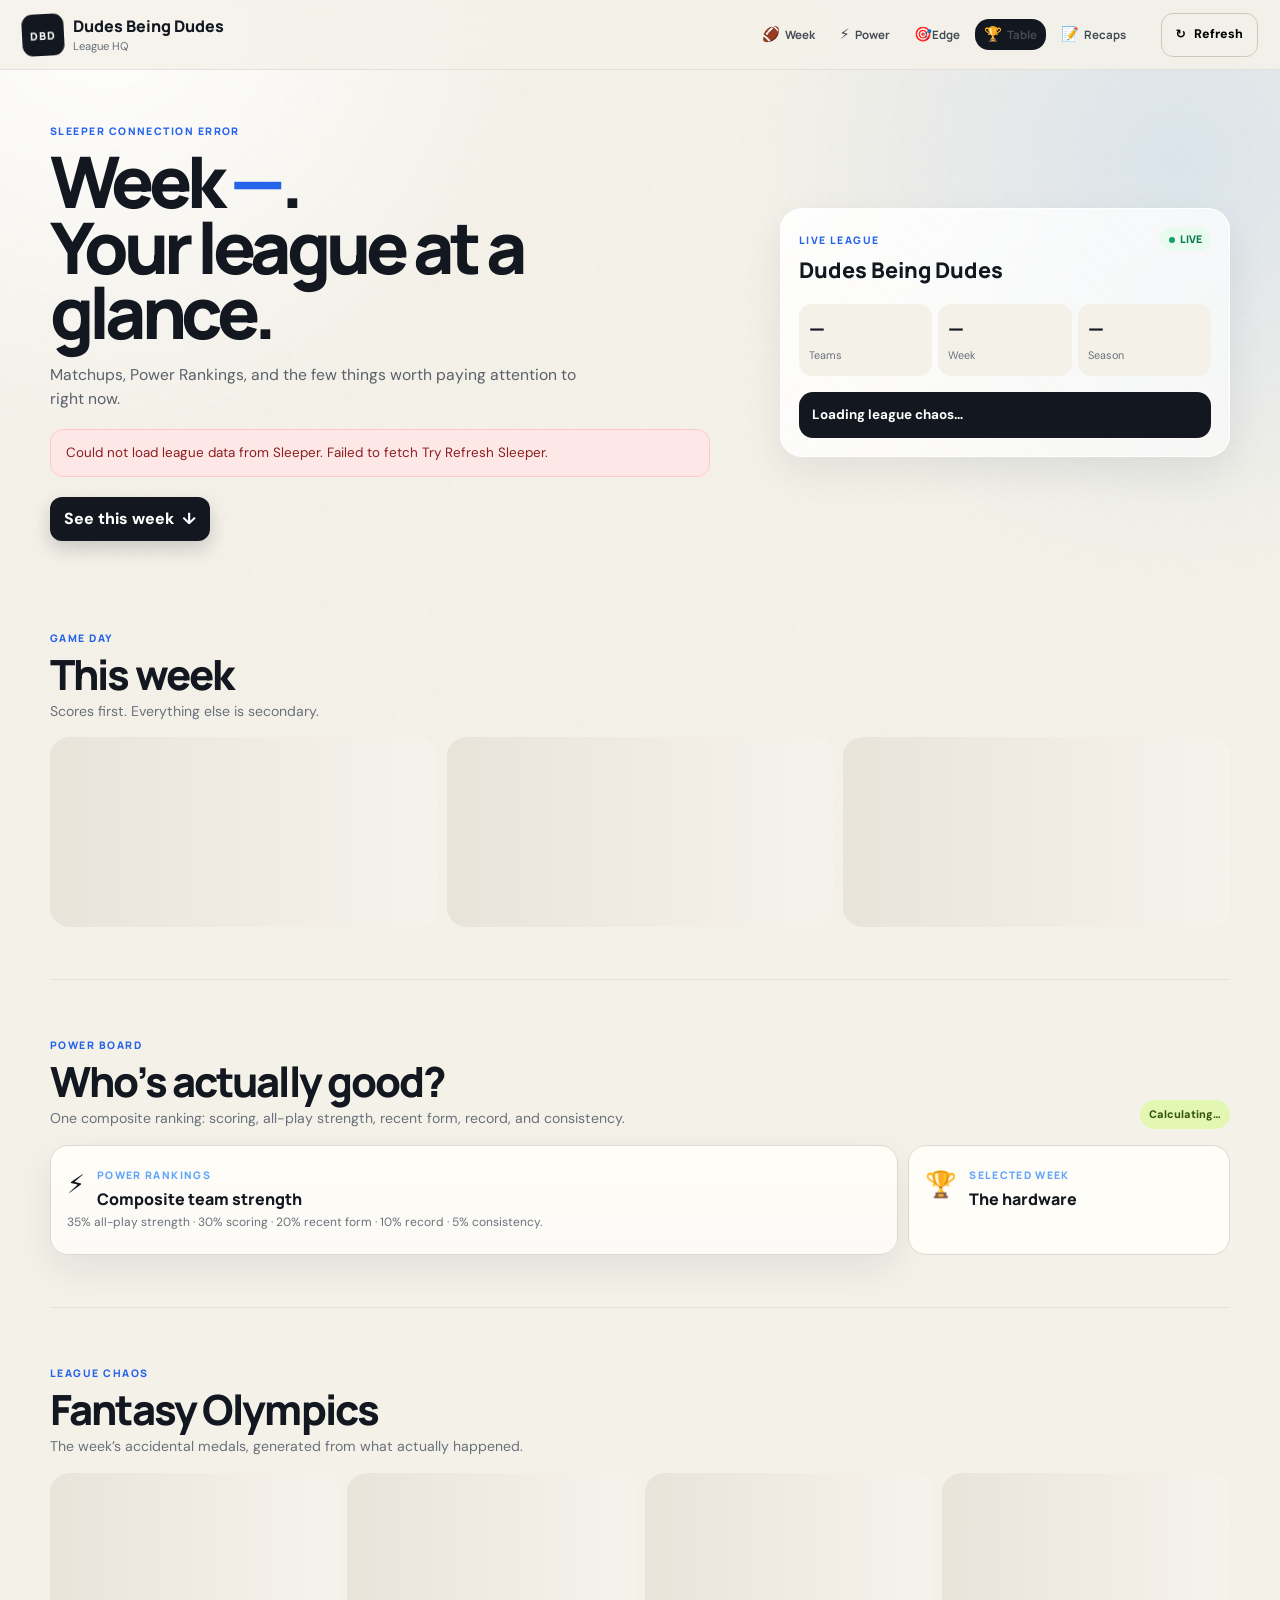
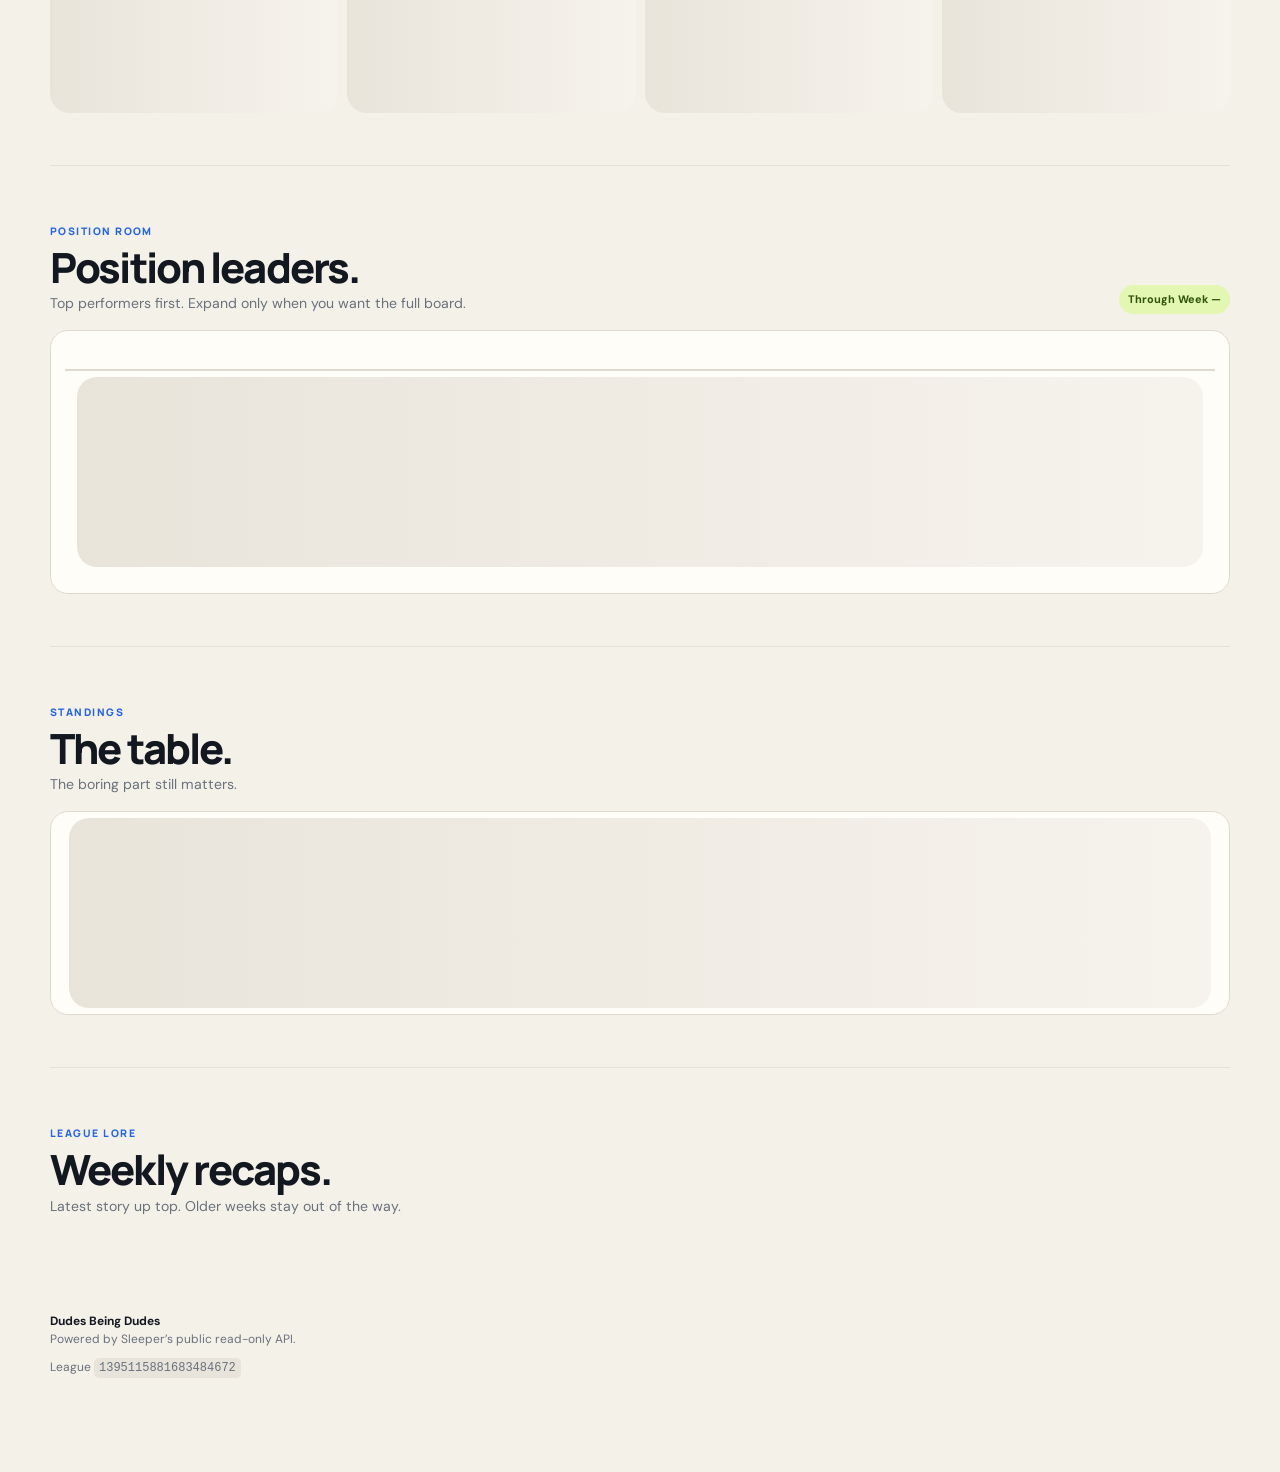
<file: index.html>
<!doctype html>
<html lang="en">
<head>
  <meta charset="utf-8" />
  <meta name="viewport" content="width=device-width, initial-scale=1, viewport-fit=cover" />
  <meta name="theme-color" content="#111827" />
  <meta name="description" content="Dudes Being Dudes — fantasy football league HQ powered by Sleeper data." />
  <title>Dudes Being Dudes</title>
  <link rel="preconnect" href="https://fonts.googleapis.com">
  <link rel="preconnect" href="https://fonts.gstatic.com" crossorigin>
  <link href="https://fonts.googleapis.com/css2?family=DM+Sans:wght@400;500;600;700&family=Manrope:wght@600;700;800&display=swap" rel="stylesheet">
  <link rel="stylesheet" href="styles.css" />
  <link rel="stylesheet" href="analytics.css" />
  <link rel="stylesheet" href="lab.css" />
  <link rel="stylesheet" href="edge.css" />
  <link rel="stylesheet" href="experience.css" />
</head>
<body>
  <div class="noise"></div>
  <div class="scroll-progress" aria-hidden="true"><i id="scrollProgress"></i></div>

  <header class="topbar">
    <a class="brand" href="#top" aria-label="Dudes Being Dudes home">
      <span class="brand-mark">DBD</span>
      <span><strong>Dudes Being Dudes</strong><small>League HQ</small></span>
    </a>
    <nav class="nav" aria-label="Primary navigation">
      <a href="#week" data-nav="week"><span>🏈</span><b>Week</b></a>
      <a href="#analytics" data-nav="analytics"><span>⚡</span><b>Power</b></a>
      <a class="commish-only" href="#edge" data-nav="edge"><span>🎯</span><b>Edge</b></a>
      <a href="#standings" data-nav="standings"><span>🏆</span><b>Table</b></a>
      <a href="#history" data-nav="history"><span>📝</span><b>Recaps</b></a>
    </nav>
    <button class="btn btn-ghost refresh-top" id="refreshBtn" type="button" aria-label="Refresh Sleeper">↻ <span>Refresh</span></button>
  </header>

  <main id="top">
    <section class="hero wrap reveal-section">
      <div class="hero-copy">
        <div class="eyebrow" id="leagueStatus">CONNECTING TO SLEEPER…</div>
        <h1>Week <span id="heroWeekLabel">—</span>.<br>Your league at a glance.</h1>
        <p id="leagueIntro">Matchups, Power Rankings, and the few things worth paying attention to right now.</p>
        <div class="hero-actions">
          <a class="btn btn-primary" href="#week">See this week <span>↓</span></a>
          <button class="btn btn-secondary commish-only" type="button" id="commissionerBtn">Build recap prompt</button>
        </div>
      </div>
      <div class="hero-card glass">
        <div class="hero-card-top">
          <div><span class="kicker">LIVE LEAGUE</span><h2 id="leagueName">Dudes Being Dudes</h2></div>
          <span class="live-dot">LIVE</span>
        </div>
        <div class="stat-strip">
          <div><strong id="teamCount">—</strong><span>Teams</span></div>
          <div><strong id="currentWeek">—</strong><span>Week</span></div>
          <div><strong id="seasonYear">—</strong><span>Season</span></div>
        </div>
        <div class="mini-callout" id="heroCallout">Loading league chaos…</div>
      </div>
    </section>

    <section class="wrap section reveal-section" id="week" data-section="week">
      <div class="section-head compact-head">
        <div><span class="kicker">GAME DAY</span><h2 id="weekTitle">This week</h2><p class="section-copy">Scores first. Everything else is secondary.</p></div>
        <div class="segmented" id="weekPicker" aria-label="Select week"></div>
      </div>
      <div class="matchup-grid" id="matchupGrid">
        <div class="skeleton tall"></div><div class="skeleton tall"></div><div class="skeleton tall"></div>
      </div>
    </section>

    <section class="wrap section reveal-section" id="analytics" data-section="analytics">
      <div class="section-head compact-head">
        <div><span class="kicker">POWER BOARD</span><h2>Who’s actually good?</h2><p class="section-copy">One composite ranking: scoring, all-play strength, recent form, record, and consistency.</p></div>
        <span class="pill" id="labThroughWeek">Calculating…</span>
      </div>
      <div class="lab-grid">
        <article class="panel lab-feature power-feature">
          <div class="panel-title"><span>⚡</span><div><small>POWER RANKINGS</small><h3>Composite team strength</h3></div></div>
          <p class="panel-explain">35% all-play strength · 30% scoring · 20% recent form · 10% record · 5% consistency.</p>
          <div id="allPlayList" class="rank-list"></div>
        </article>
        <article class="panel weekly-hardware">
          <div class="panel-title"><span>🏆</span><div><small>SELECTED WEEK</small><h3>The hardware</h3></div></div>
          <div id="awardsList" class="award-list"></div>
        </article>
      </div>
    </section>

    <section class="wrap section reveal-section" id="olympics">
      <div class="section-head compact-head">
        <div><span class="kicker">LEAGUE CHAOS</span><h2>Fantasy Olympics</h2><p class="section-copy">The week’s accidental medals, generated from what actually happened.</p></div>
      </div>
      <div class="olympics-grid" id="olympicsGrid">
        <div class="skeleton medal"></div><div class="skeleton medal"></div><div class="skeleton medal"></div><div class="skeleton medal"></div>
      </div>
    </section>

    <section class="wrap section reveal-section" id="positions">
      <div class="section-head compact-head">
        <div><span class="kicker">POSITION ROOM</span><h2>Position leaders.</h2><p class="section-copy">Top performers first. Expand only when you want the full board.</p></div>
        <span class="pill" id="positionThroughWeek">Through Week —</span>
      </div>
      <div class="position-shell panel">
        <div class="position-tabs" id="positionPicker" aria-label="Position leaderboard"></div>
        <div class="position-summary" id="positionSummary"></div>
        <div class="position-leaderboard" id="positionLeaderboard"><div class="skeleton tall"></div></div>
      </div>
    </section>

    <section class="wrap section reveal-section" id="standings" data-section="standings">
      <div class="section-head compact-head"><div><span class="kicker">STANDINGS</span><h2>The table.</h2><p class="section-copy">The boring part still matters.</p></div></div>
      <div class="standings-list panel" id="standingsList"><div class="skeleton tall"></div></div>
    </section>

    <section class="wrap section reveal-section" id="history" data-section="history">
      <div class="section-head compact-head">
        <div><span class="kicker">LEAGUE LORE</span><h2>Weekly recaps.</h2><p class="section-copy">Latest story up top. Older weeks stay out of the way.</p></div>
        <button class="btn btn-primary commish-only" id="newRecapBtn" type="button">+ New recap</button>
      </div>
      <div class="recap-grid" id="recapGrid"></div>
    </section>
  </main>

  <footer class="footer wrap"><div><strong>Dudes Being Dudes</strong><span>Powered by Sleeper’s public read-only API.</span></div><div class="footer-meta">League <code>1395115881683484672</code></div></footer>

  <dialog id="commissionerDialog" class="dialog">
    <form method="dialog" class="dialog-card" id="recapForm">
      <div class="dialog-head"><div><span class="kicker">COMMISSIONER MODE</span><h2>Weekly recap</h2></div><button class="icon-btn" value="cancel" aria-label="Close">×</button></div>
      <div class="commish-generator"><div><strong>Build a concise ChatGPT prompt</strong><span>Matchups, awards, Power Rankings, and the storylines worth mentioning.</span></div></div>
      <div class="form-grid">
        <label>Week<select id="recapWeek"></select></label>
        <label>Style<select id="recapStyle"><option value="funny">Funny / roast-heavy</option><option value="balanced">Balanced</option><option value="sportswriter">Sportswriter</option></select></label>
        <label class="full">Headline<input id="recapHeadline" placeholder="Week 4 was an absolute disaster" /></label>
        <label class="full">Opening take<textarea id="recapIntro" rows="3" placeholder="Set the scene…"></textarea></label>
        <label class="full">Full recap<textarea id="recapBody" rows="14" placeholder="Paste the finished write-up here…"></textarea></label>
      </div>
      <div class="auto-summary" id="autoSummary"></div>
      <div class="dialog-actions"><button class="btn btn-secondary" type="button" id="saveDraftBtn">Save draft</button><button class="btn btn-primary" type="button" id="publishBtn">Copy & open GitHub</button></div>
      <p class="form-note">Publishing copies the recap payload, opens a short GitHub issue, then you paste once and submit. This avoids GitHub's URL-length limit. The workflow only accepts publish requests from <strong>steviej232</strong>.</p>
    </form>
  </dialog>

  <div class="toast" id="toast" role="status" aria-live="polite"></div>
  <script src="app.js" defer></script>
  <script src="lab.js" defer></script>
  <script src="edge.js" defer></script>
  <script src="experience.js" defer></script>
</body>
</html>
</file>
<file: styles.css>
:root{
  --bg:#f4f1e9; --paper:#fffdf8; --ink:#131820; --muted:#69717b; --line:#ded9cf;
  --navy:#111827; --blue:#2563eb; --blue2:#60a5fa; --orange:#f97316; --lime:#b8ed52;
  --red:#e5484d; --green:#14865c; --gold:#e5aa17; --shadow:0 20px 50px rgba(30,34,40,.09);
  --radius:22px;
}
*{box-sizing:border-box} html{scroll-behavior:smooth} body{margin:0;background:var(--bg);color:var(--ink);font-family:"DM Sans",system-ui,sans-serif;line-height:1.5}
body:before{content:"";position:fixed;inset:0;z-index:-2;background:radial-gradient(circle at 8% 0%,#fff 0,transparent 28rem),radial-gradient(circle at 92% 18%,rgba(96,165,250,.16),transparent 26rem)}
.noise{position:fixed;inset:0;z-index:-1;pointer-events:none;opacity:.13;background-image:url("data:image/svg+xml,%3Csvg viewBox='0 0 160 160' xmlns='http://www.w3.org/2000/svg'%3E%3Cfilter id='n'%3E%3CfeTurbulence type='fractalNoise' baseFrequency='.9' numOctaves='3' stitchTiles='stitch'/%3E%3C/filter%3E%3Crect width='100%25' height='100%25' filter='url(%23n)' opacity='.16'/%3E%3C/svg%3E")}
a{color:inherit;text-decoration:none}button,input,select,textarea{font:inherit}.wrap{width:min(1180px,calc(100% - 36px));margin-inline:auto}
.topbar{position:sticky;top:0;z-index:50;height:76px;display:flex;align-items:center;gap:28px;padding:0 max(18px,calc((100vw - 1180px)/2));background:rgba(244,241,233,.91);backdrop-filter:blur(18px);border-bottom:1px solid rgba(19,24,32,.09)}
.brand{display:flex;align-items:center;gap:11px;margin-right:auto}.brand-mark{width:44px;height:44px;border-radius:13px;background:var(--ink);color:white;display:grid;place-items:center;font:800 .78rem Manrope;letter-spacing:.08em;transform:rotate(-3deg)}.brand strong{display:block;font:800 1rem Manrope}.brand small{display:block;color:var(--muted);font-size:.7rem;margin-top:1px}
.nav{display:flex;gap:20px}.nav a{font-weight:700;font-size:.88rem;color:#444b55}.nav a:hover{color:#000}
.btn{border:0;border-radius:13px;padding:11px 16px;font-weight:800;cursor:pointer;transition:.18s;display:inline-flex;align-items:center;justify-content:center;gap:8px}.btn:hover{transform:translateY(-1px)}.btn-primary{background:var(--ink);color:#fff;box-shadow:0 8px 18px rgba(19,24,32,.18)}.btn-secondary{background:var(--paper);color:var(--ink);border:1px solid var(--line)}.btn-ghost{background:transparent;border:1px solid #cfc9bd}.btn-light{background:#fff;color:#111827}.icon-btn{border:0;background:#f1eee6;width:38px;height:38px;border-radius:50%;font-size:1.5rem;cursor:pointer}
.hero{min-height:490px;display:grid;grid-template-columns:1.25fr .75fr;gap:44px;align-items:center;padding-block:68px 42px}.hero h1{font:800 clamp(3.2rem,7vw,6rem)/.93 Manrope;margin:12px 0 24px;letter-spacing:-.065em}.hero h1 span{color:var(--blue)}.hero-copy>p{font-size:1.08rem;color:#59616b;max-width:700px}.hero-actions{display:flex;gap:10px;margin-top:26px}.eyebrow,.kicker{font:800 .72rem Manrope;letter-spacing:.14em;color:var(--blue)}
.glass{background:linear-gradient(145deg,rgba(255,255,255,.9),rgba(255,255,255,.58));border:1px solid rgba(255,255,255,.95);box-shadow:var(--shadow);backdrop-filter:blur(18px)}.hero-card{padding:24px;border-radius:28px;transform:rotate(1.2deg)}.hero-card-top{display:flex;justify-content:space-between;gap:20px;align-items:start}.hero-card h2{font:800 1.8rem Manrope;margin:5px 0}.live-dot{background:#e9faef;color:#087a47;padding:5px 9px;border-radius:999px;font:800 .66rem Manrope}.live-dot:before{content:"";display:inline-block;width:6px;height:6px;background:#16a064;border-radius:50%;margin-right:5px}.stat-strip{display:grid;grid-template-columns:repeat(3,1fr);gap:8px;margin:24px 0}.stat-strip div{background:#f4f1e9;border-radius:15px;padding:14px}.stat-strip strong{display:block;font:800 1.55rem Manrope}.stat-strip span{font-size:.76rem;color:var(--muted)}.mini-callout{background:var(--ink);color:#fff;border-radius:16px;padding:16px;font-weight:700}
.section{padding-block:42px}.section-head{display:flex;justify-content:space-between;align-items:end;gap:22px;margin-bottom:20px}.section-head h2{font:800 clamp(1.8rem,4vw,3rem)/1.02 Manrope;letter-spacing:-.045em;margin:6px 0 0}.section-copy{color:var(--muted);margin:8px 0 0}.pill{background:#e3f7b3;color:#31550b;padding:7px 11px;border-radius:999px;font-weight:800;font-size:.75rem;white-space:nowrap}
.segmented{display:flex;gap:4px;flex-wrap:wrap;justify-content:flex-end}.segmented button{border:1px solid var(--line);background:var(--paper);border-radius:10px;padding:7px 9px;font-weight:800;font-size:.75rem;cursor:pointer}.segmented button.active{background:var(--ink);color:#fff;border-color:var(--ink)}
.matchup-grid{display:grid;grid-template-columns:repeat(3,1fr);gap:14px}.match-card{background:var(--paper);border:1px solid var(--line);border-radius:20px;padding:18px;box-shadow:0 10px 30px rgba(40,42,46,.05)}.match-label{display:flex;justify-content:space-between;color:var(--muted);font-size:.73rem;font-weight:700;margin-bottom:10px}.team-row{display:grid;grid-template-columns:42px 1fr auto;gap:10px;align-items:center;padding:10px 0}.team-row+.team-row{border-top:1px solid #ebe6dc}.avatar{width:42px;height:42px;border-radius:13px;background:linear-gradient(145deg,#e7e1d7,#fff);display:grid;place-items:center;font-weight:900;overflow:hidden}.avatar img{width:100%;height:100%;object-fit:cover}.team-row strong{display:block}.team-row small{color:var(--muted)}.score{font:800 1.35rem Manrope}.winner .score{color:var(--green)}.winner .avatar{outline:2px solid #8bd3b4}.delta{font-size:.72rem;color:var(--muted);margin-top:10px}
.olympics-grid{display:grid;grid-template-columns:repeat(4,1fr);gap:12px}.medal-card{position:relative;min-height:240px;border-radius:22px;padding:20px;background:var(--ink);color:#fff;overflow:hidden}.medal-card:nth-child(2){background:#2e5fd1}.medal-card:nth-child(3){background:#be5a22}.medal-card:nth-child(4){background:#315d49}.medal-card:after{content:"";position:absolute;width:150px;height:150px;border:30px solid rgba(255,255,255,.08);border-radius:50%;right:-62px;bottom:-55px}.medal-emoji{font-size:2.4rem}.medal-card small{display:block;color:rgba(255,255,255,.72);font-weight:700;margin-top:18px}.medal-card h3{font:800 1.35rem Manrope;margin:6px 0 3px}.medal-card .value{font:800 2rem Manrope}.medal-card p{font-size:.83rem;color:rgba(255,255,255,.74);margin:5px 0 0}
.lab-grid{display:grid;grid-template-columns:1fr 1fr 1fr;gap:14px}.panel{background:var(--paper);border:1px solid var(--line);border-radius:22px;padding:20px;box-shadow:0 10px 30px rgba(40,42,46,.04)}.panel-dark{background:var(--ink);color:#fff;border-color:var(--ink)}.panel-title{display:flex;align-items:center;gap:12px;margin-bottom:16px}.panel-title>span{font-size:1.6rem}.panel-title small{font:800 .65rem Manrope;letter-spacing:.13em;color:var(--blue2)}.panel-title h3{font:800 1.12rem Manrope;margin:2px 0 0}.rank-row{display:grid;grid-template-columns:26px 1fr auto;gap:10px;align-items:center;padding:10px 0;border-top:1px solid rgba(128,128,128,.18)}.rank-row:first-child{border-top:0}.rank-row strong{font-size:.88rem}.rank-row small{color:var(--muted)}.panel-dark .rank-row small{color:#9da8b6}.metric{font:800 .9rem Manrope}.metric.good{color:#58d69d}.metric.bad{color:#ff7b7f}.award-item{padding:10px 0;border-top:1px solid #ebe6dc}.award-item:first-child{border-top:0}.award-item strong{display:block}.award-item span{font-size:.8rem;color:var(--muted)}
.table-shell{padding:0;overflow:auto}table{width:100%;border-collapse:collapse;min-width:660px}th,td{text-align:left;padding:15px 18px;border-bottom:1px solid #ece7dc}th{font:800 .67rem Manrope;letter-spacing:.1em;color:var(--muted);background:#f9f6ef}tr:last-child td{border-bottom:0}.team-cell{display:flex;align-items:center;gap:10px}.team-cell .avatar{width:34px;height:34px;border-radius:10px}.rank-badge{display:inline-grid;place-items:center;width:26px;height:26px;border-radius:8px;background:#ece7dc;font-weight:800}
.recap-grid{display:grid;grid-template-columns:repeat(3,1fr);gap:14px}.recap-card{background:var(--paper);border:1px solid var(--line);border-radius:20px;padding:18px;min-height:190px;display:flex;flex-direction:column}.recap-card .week{color:var(--blue);font:800 .72rem Manrope;letter-spacing:.1em}.recap-card h3{font:800 1.25rem Manrope;margin:10px 0}.recap-card p{font-size:.88rem;color:var(--muted);margin:0 0 16px}.recap-card time{margin-top:auto;font-size:.72rem;color:var(--muted)}.empty-card{grid-column:1/-1;text-align:center;padding:42px;border:1px dashed #bcb5aa;border-radius:20px;color:var(--muted)}
.bottom-cta{background:var(--blue);color:#fff;border-radius:28px;padding:36px;margin-top:42px;display:flex;align-items:center;justify-content:space-between;gap:20px}.bottom-cta h2{font:800 2rem/1.05 Manrope;margin:6px 0}.bottom-cta p{margin:0;max-width:690px;color:#dbeafe}.bottom-cta .kicker{color:#bfdbfe}
.footer{display:flex;justify-content:space-between;gap:20px;padding-block:38px;color:var(--muted);font-size:.82rem}.footer strong{display:block;color:var(--ink)}.footer span{display:block}.footer code{background:#e8e4dc;padding:3px 5px;border-radius:5px}
.dialog{border:0;padding:0;background:transparent;max-width:none}.dialog::backdrop{background:rgba(13,17,23,.72);backdrop-filter:blur(7px)}.dialog-card{width:min(760px,calc(100vw - 30px));max-height:90vh;overflow:auto;background:var(--bg);border-radius:24px;padding:24px;box-shadow:0 40px 100px rgba(0,0,0,.34)}.dialog-head{display:flex;justify-content:space-between;align-items:start}.dialog-head h2{font:800 2rem Manrope;margin:4px 0 18px}.form-grid{display:grid;grid-template-columns:1fr 1fr;gap:14px}.form-grid label{display:flex;flex-direction:column;gap:6px;font-weight:800;font-size:.78rem}.form-grid label.full{grid-column:1/-1}.form-grid input,.form-grid select,.form-grid textarea{width:100%;border:1px solid #d2ccc0;background:var(--paper);border-radius:12px;padding:11px 12px;color:var(--ink);outline:none}.form-grid textarea{resize:vertical}.form-grid input:focus,.form-grid textarea:focus,.form-grid select:focus{border-color:var(--blue);box-shadow:0 0 0 3px rgba(37,99,235,.12)}.auto-summary{margin-top:14px;padding:14px;background:#e7efff;border-radius:14px;font-size:.84rem}.dialog-actions{display:flex;justify-content:flex-end;gap:10px;margin-top:18px}.form-note{font-size:.72rem;color:var(--muted)}
.toast{position:fixed;right:22px;bottom:22px;background:var(--ink);color:#fff;border-radius:12px;padding:12px 15px;font-weight:700;opacity:0;transform:translateY(8px);pointer-events:none;transition:.2s;z-index:99}.toast.show{opacity:1;transform:none}.error-banner{margin-top:18px;padding:13px 15px;background:#fee8e7;color:#8b1e21;border:1px solid #ffc9c7;border-radius:13px;font-size:.84rem}
.skeleton{background:linear-gradient(90deg,#e9e4da,#f6f3ed,#e9e4da);background-size:200% 100%;animation:pulse 1.25s infinite;border-radius:20px}.skeleton.tall{height:190px}.skeleton.medal{height:240px}@keyframes pulse{to{background-position:-200% 0}}
@media(max-width:980px){.nav{display:none}.topbar .btn-ghost{display:none}.hero{grid-template-columns:1fr;gap:20px;padding-top:44px}.hero-card{transform:none}.matchup-grid{grid-template-columns:repeat(2,1fr)}.olympics-grid{grid-template-columns:repeat(2,1fr)}.lab-grid{grid-template-columns:1fr 1fr}.lab-grid article:last-child{grid-column:1/-1}.recap-grid{grid-template-columns:repeat(2,1fr)}}
@media(max-width:650px){.wrap{width:min(100% - 22px,1180px)}.topbar{height:66px}.brand small{display:none}.brand-mark{width:38px;height:38px}.hero{min-height:auto;padding-block:34px 20px}.hero h1{font-size:3.15rem}.section{padding-block:30px}.section-head{align-items:start;flex-direction:column}.segmented{justify-content:flex-start;max-width:100%;overflow-x:auto;flex-wrap:nowrap}.matchup-grid,.olympics-grid,.lab-grid,.recap-grid{grid-template-columns:1fr}.lab-grid article:last-child{grid-column:auto}.bottom-cta{border-radius:20px;flex-direction:column;align-items:flex-start}.footer{flex-direction:column}.form-grid{grid-template-columns:1fr}.form-grid label.full{grid-column:auto}.dialog-actions{flex-direction:column}.dialog-actions .btn{width:100%}}

/* Commissioner controls are intentionally absent from the public view. */
.commish-only{display:none!important}
body.commish .commish-only{display:inline-flex!important}
.commish-generator{display:flex;align-items:center;justify-content:space-between;gap:18px;padding:16px;margin-bottom:18px;background:linear-gradient(135deg,#111827,#23324a);color:#fff;border-radius:16px}
.commish-generator strong{display:block;font:800 1rem Manrope;margin-bottom:3px}.commish-generator span{font-size:.78rem;color:#c9d3e1;display:block;max-width:470px}
.recap-card .read-more{margin-top:8px;color:var(--blue);font-weight:800;font-size:.78rem}.recap-full{white-space:pre-wrap;color:var(--ink)!important}
@media(max-width:650px){.commish-generator{align-items:stretch;flex-direction:column}.commish-generator .btn{width:100%}}
</file>
<file: analytics.css>
body.commish section.commish-only{display:block!important}
/* Season position analytics */
.position-shell{padding:0;overflow:hidden}
.position-tabs{display:flex;gap:6px;padding:16px 16px 0;overflow-x:auto}
.position-tabs button,.position-filter button{border:1px solid var(--line);background:#f9f6ef;color:var(--ink);border-radius:999px;padding:8px 13px;font-weight:800;font-size:.76rem;cursor:pointer;white-space:nowrap}
.position-tabs button.active,.position-filter button.active{background:var(--ink);color:#fff;border-color:var(--ink)}
.position-summary{display:grid;grid-template-columns:repeat(3,1fr);gap:1px;background:var(--line);margin-top:16px;border-block:1px solid var(--line)}
.position-summary>div{background:var(--paper);padding:16px 18px}
.position-summary span,.position-summary small{display:block;color:var(--muted);font-size:.72rem}
.position-summary strong{display:block;font:800 1.25rem Manrope;margin:3px 0}
.position-leaderboard{padding:8px 18px 18px}
.pos-head,.pos-row{display:grid;grid-template-columns:58px minmax(220px,1fr) 90px 90px 70px;gap:12px;align-items:center}
.pos-head{padding:10px 0;color:var(--muted);font:800 .65rem Manrope;letter-spacing:.08em;text-transform:uppercase}
.pos-row{padding:11px 0;border-top:1px solid #ece7dc}
.pos-rank{font:800 1.05rem Manrope;color:#7b818a}
.pos-team{display:grid;grid-template-columns:38px minmax(0,1fr);gap:10px;align-items:center}
.pos-team .avatar{width:38px;height:38px;border-radius:11px}
.pos-team strong{display:block;overflow:hidden;text-overflow:ellipsis;white-space:nowrap}
.bar{height:5px;border-radius:99px;background:#ece7dc;margin-top:6px;overflow:hidden}
.bar i{display:block;height:100%;background:linear-gradient(90deg,var(--blue),var(--blue2));border-radius:inherit}
.pos-row>strong{font:800 1.02rem Manrope}
/* Commissioner waiver room */
.waiver-layout{display:grid;grid-template-columns:300px 1fr;gap:14px}
.waiver-profile{align-self:start;position:sticky;top:94px}
.stacked-label{display:flex;flex-direction:column;gap:6px;margin-top:14px;font-size:.76rem;font-weight:800}
.stacked-label select{border:1px solid var(--line);background:var(--paper);border-radius:11px;padding:10px 11px;color:var(--ink)}
.needs-grid{display:grid;grid-template-columns:repeat(2,1fr);gap:8px;margin-top:14px}
.needs-grid>div{display:flex;justify-content:space-between;align-items:center;background:#f5f1e8;border:1px solid #e6dfd3;border-radius:11px;padding:9px 10px}
.needs-grid>div.need{background:#fff0e7;border-color:#f4b78f;color:#8f3c0f}
.needs-grid span{font-size:.72rem;font-weight:800}.needs-grid strong{font:800 .88rem Manrope}
.microcopy{font-size:.72rem;color:var(--muted);margin:14px 0 0}
.waiver-board{padding:0;overflow:hidden}
.waiver-board-head{display:flex;justify-content:space-between;align-items:flex-start;gap:16px;padding:18px;border-bottom:1px solid var(--line)}
.waiver-board-head strong{display:block;font:800 1.08rem Manrope}
.waiver-board-head>div>span{display:block;color:var(--muted);font-size:.75rem;margin-top:2px}
.position-filter{display:flex;gap:4px;flex-wrap:wrap;justify-content:flex-end}
.position-filter button{padding:6px 9px;font-size:.68rem}
.waiver-list{padding:0 18px 12px}
.waiver-row{display:grid;grid-template-columns:34px 50px minmax(0,1fr) 52px;gap:11px;align-items:center;padding:13px 0;border-top:1px solid #ece7dc}
.waiver-row:first-child{border-top:0}
.waiver-rank{display:grid;place-items:center;width:28px;height:28px;border-radius:9px;background:#ece7dc;font-weight:900}
.player-headshot{width:48px;height:48px;border-radius:14px;overflow:hidden;background:linear-gradient(145deg,#e7e1d7,#fff);border:1px solid var(--line)}
.player-headshot img{width:100%;height:100%;object-fit:cover}
.waiver-player strong{display:block}.waiver-player span,.waiver-player small{display:block}
.waiver-player span{font-size:.75rem;color:#48515d;margin-top:1px}.waiver-player small{font-size:.69rem;color:var(--muted);margin-top:3px}
.pickup-score{text-align:center;background:#eaf6e8;border-radius:11px;padding:6px}
.pickup-score span{display:block;font:800 .58rem Manrope;letter-spacing:.08em;color:#43734b}
.pickup-score strong{font:800 1.05rem Manrope;color:#1e6b36}
.draft-card{border-style:dashed;background:#f4f8ff}

/* =========================================================
   MOBILE-FIRST EXPERIENCE LAYER
   Phone is the default; larger layouts opt in with min-width.
   ========================================================= */
:root{--mobile-nav-h:72px}
html{scroll-padding-top:70px}
body{padding-bottom:calc(var(--mobile-nav-h) + env(safe-area-inset-bottom));overflow-x:hidden}
.wrap{width:min(100% - 24px,1180px)}

/* Phone app bar */
.topbar{height:60px;padding:0 12px;gap:10px;background:rgba(244,241,233,.96);border-bottom:1px solid rgba(19,24,32,.08)}
.brand{gap:9px;min-width:0}.brand-mark{width:36px;height:36px;border-radius:11px;font-size:.68rem;flex:0 0 auto}.brand>span:last-child{min-width:0}.brand strong{font-size:.92rem;white-space:nowrap;overflow:hidden;text-overflow:ellipsis}.brand small{display:none}
.topbar>.btn-ghost{width:42px;height:42px;padding:0;border-radius:12px;font-size:0;flex:0 0 auto}.topbar>.btn-ghost:before{content:"↻";font-size:1.05rem}
.btn{min-height:44px;border-radius:12px;padding:10px 14px}

/* Existing nav becomes a fixed thumb bar on phones */
.nav{position:fixed;left:8px;right:8px;bottom:calc(8px + env(safe-area-inset-bottom));z-index:80;height:64px;display:grid;grid-template-columns:repeat(5,1fr);gap:0;align-items:center;padding:4px;margin:0;background:rgba(17,24,39,.96);color:#fff;border:1px solid rgba(255,255,255,.09);border-radius:19px;box-shadow:0 16px 40px rgba(17,24,39,.3);backdrop-filter:blur(16px)}
.nav a{min-width:0;height:54px;display:flex;flex-direction:column;align-items:center;justify-content:center;gap:2px;border-radius:14px;color:#cbd5e1!important;font-size:.56rem;font-weight:800;line-height:1.05;text-align:center;padding:0 2px}
.nav a:before{font-size:1.05rem;line-height:1.1}.nav a:nth-child(1):before{content:"🏈"}.nav a:nth-child(2):before{content:"🥇"}.nav a:nth-child(4):before{content:"📊"}.nav a:nth-child(5):before{content:"🏆"}.nav a:nth-child(6):before{content:"📝"}
.nav a:nth-child(3),.nav a:nth-child(7){display:none!important}.nav a:active{background:rgba(255,255,255,.1);color:#fff!important}

/* Compact hero */
.hero{min-height:0;display:grid;grid-template-columns:1fr;gap:16px;padding-block:24px 12px}.hero h1{font-size:clamp(2.55rem,14vw,3.5rem);line-height:.94;margin:10px 0 16px;letter-spacing:-.06em}.hero-copy>p{font-size:.96rem;line-height:1.55;margin:0}.hero-actions{display:grid;grid-template-columns:1fr;gap:8px;margin-top:18px}.hero-actions .btn{width:100%}.hero-card{padding:16px;border-radius:20px;transform:none}.hero-card h2{font-size:1.35rem;margin:4px 0}.stat-strip{gap:6px;margin:16px 0}.stat-strip div{padding:10px;border-radius:12px}.stat-strip strong{font-size:1.25rem}.stat-strip span{font-size:.68rem}.mini-callout{padding:12px 13px;border-radius:13px;font-size:.82rem}

/* Phone section rhythm */
.section{padding-block:28px}.section-head{display:flex;flex-direction:column;align-items:flex-start;gap:10px;margin-bottom:14px}.section-head h2{font-size:clamp(1.7rem,9vw,2.35rem);line-height:1.02;margin-top:5px}.section-copy{font-size:.88rem;line-height:1.5;margin-top:6px}.kicker,.eyebrow{font-size:.65rem}.pill{font-size:.68rem;padding:6px 9px}
.segmented,.position-tabs,.position-filter{width:100%;max-width:100%;overflow-x:auto;overflow-y:hidden;display:flex;flex-wrap:nowrap;justify-content:flex-start;gap:6px;-webkit-overflow-scrolling:touch;scrollbar-width:none;overscroll-behavior-x:contain}.segmented::-webkit-scrollbar,.position-tabs::-webkit-scrollbar,.position-filter::-webkit-scrollbar{display:none}.segmented{padding-bottom:2px}.segmented button,.position-tabs button{flex:0 0 auto;min-height:40px;padding-inline:12px}

/* Matchups */
.matchup-grid{display:grid;grid-template-columns:1fr;gap:10px}.match-card{border-radius:17px;padding:14px;box-shadow:0 6px 20px rgba(40,42,46,.045)}.match-label{font-size:.65rem;margin-bottom:5px}.team-row{grid-template-columns:38px minmax(0,1fr) auto;gap:9px;padding:9px 0}.team-row .avatar{width:38px;height:38px;border-radius:11px}.team-row strong{font-size:.88rem;white-space:nowrap;overflow:hidden;text-overflow:ellipsis}.team-row small{font-size:.7rem}.score{font-size:1.18rem}.delta{font-size:.68rem;margin-top:7px}

/* Olympics: swipe cards */
.olympics-grid{display:flex;gap:10px;overflow-x:auto;margin-inline:-12px;padding:0 12px 8px;scroll-snap-type:x mandatory;-webkit-overflow-scrolling:touch;scrollbar-width:none}.olympics-grid::-webkit-scrollbar{display:none}.medal-card{flex:0 0 min(82vw,320px);min-height:205px;padding:17px;border-radius:18px;scroll-snap-align:start}.medal-emoji{font-size:2rem}.medal-card small{margin-top:12px}.medal-card h3{font-size:1.15rem}.medal-card .value{font-size:1.7rem}

/* Lab */
.lab-grid{display:grid;grid-template-columns:1fr;gap:10px}.lab-grid article:last-child{grid-column:auto}.panel{border-radius:18px;padding:15px}.panel-title{margin-bottom:10px}.panel-title h3{font-size:1rem}.rank-row{grid-template-columns:22px minmax(0,1fr) auto;gap:8px;padding:9px 0}.rank-row strong{font-size:.82rem}.rank-row small{font-size:.7rem}.metric{font-size:.8rem}

/* Position leaderboard becomes compact rows instead of a mini desktop table */
.position-shell{border-radius:18px}.position-tabs{padding:12px 12px 0}.position-summary{grid-template-columns:repeat(3,1fr);margin-top:12px}.position-summary>div{padding:10px 8px;min-width:0}.position-summary span,.position-summary small{font-size:.62rem;line-height:1.3}.position-summary strong{font-size:.95rem;white-space:nowrap;overflow:hidden;text-overflow:ellipsis}.position-leaderboard{padding:6px 12px 12px;overflow:visible}.pos-head{display:none}.pos-row{min-width:0;display:grid;grid-template-columns:28px minmax(0,1fr) auto;gap:8px 9px;padding:11px 0;align-items:center}.pos-rank{font-size:.92rem}.pos-team{grid-template-columns:34px minmax(0,1fr);gap:8px}.pos-team .avatar{width:34px;height:34px;border-radius:10px}.pos-team strong{font-size:.82rem}.pos-row>strong{font-size:.95rem;text-align:right}.pos-row>strong:after{content:" pts";font-size:.6rem;color:var(--muted);font-weight:600}.pos-row>span:nth-child(4){grid-column:2;font-size:.66rem;color:var(--muted)}.pos-row>span:nth-child(4):before{content:"Avg/wk ";font-weight:700}.pos-row>span:nth-child(5){grid-column:3;font-size:.66rem;color:var(--muted);text-align:right}.pos-row>span:nth-child(5):before{content:"Share ";font-weight:700}.bar{height:4px;margin-top:5px}

/* Standings prioritize useful mobile columns */
.table-shell{overflow:hidden;border-radius:18px}table{min-width:0;width:100%;table-layout:fixed}th,td{padding:11px 7px;font-size:.78rem}th{font-size:.58rem}th:nth-child(1),td:nth-child(1){width:38px}th:nth-child(3),td:nth-child(3){width:58px;text-align:center}th:nth-child(4),td:nth-child(4){width:64px;text-align:right}th:nth-child(5),td:nth-child(5),th:nth-child(6),td:nth-child(6){display:none}.team-cell{gap:7px;min-width:0}.team-cell .avatar{width:30px;height:30px;border-radius:9px;flex:0 0 auto}.team-cell strong{font-size:.76rem;white-space:nowrap;overflow:hidden;text-overflow:ellipsis}.rank-badge{width:23px;height:23px;font-size:.7rem;border-radius:7px}

/* Recaps */
.recap-grid{grid-template-columns:1fr;gap:10px}.recap-card{min-height:0;padding:15px;border-radius:17px}.recap-card h3{font-size:1.08rem;margin:7px 0}.recap-card p{font-size:.82rem;margin-bottom:10px}

/* Commissioner waiver room */
.waiver-layout{display:grid;grid-template-columns:1fr;gap:10px}.waiver-profile{position:static;padding:14px}.needs-grid{grid-template-columns:repeat(4,1fr);gap:6px;margin-top:10px}.needs-grid>div{display:block;text-align:center;padding:8px 4px}.needs-grid span,.needs-grid strong{display:block}.needs-grid strong{margin-top:2px}.waiver-board{border-radius:18px}.waiver-board-head{flex-direction:column;gap:10px;padding:14px}.waiver-board-head>div:first-child{width:100%}.position-filter{width:100%}.position-filter button{flex:0 0 auto;min-height:36px}.waiver-list{padding:0 12px 8px}.waiver-row{grid-template-columns:24px 40px minmax(0,1fr) 42px;gap:7px;padding:11px 0}.waiver-rank{width:24px;height:24px;border-radius:7px;font-size:.7rem}.player-headshot{width:40px;height:40px;border-radius:11px}.waiver-player strong{font-size:.8rem;white-space:nowrap;overflow:hidden;text-overflow:ellipsis}.waiver-player span{font-size:.67rem}.waiver-player small{font-size:.62rem;line-height:1.25}.pickup-score{padding:5px 3px;border-radius:9px}.pickup-score strong{font-size:.9rem}

/* CTA/footer */
.bottom-cta{border-radius:20px;padding:22px 18px;margin-top:24px;flex-direction:column;align-items:stretch}.bottom-cta h2{font-size:1.55rem}.bottom-cta p{font-size:.85rem}.bottom-cta .btn{width:100%}.footer{flex-direction:column;padding:28px 0 100px;font-size:.75rem}

/* Commissioner editor as a mobile bottom sheet */
.dialog{max-width:none;padding:0;background:transparent}.dialog[open]{width:100vw;height:100dvh;max-height:none;margin:0;display:flex;align-items:flex-end;justify-content:center}.dialog-card{width:100%;max-width:none;max-height:94dvh;border-radius:22px 22px 0 0;padding:16px 14px calc(18px + env(safe-area-inset-bottom))}.dialog-head{position:sticky;top:-16px;z-index:4;background:var(--bg);padding:12px 0 7px}.dialog-head h2{font-size:1.55rem;margin:3px 0 8px}.commish-generator{flex-direction:column;align-items:stretch;gap:10px;padding:13px;margin-bottom:12px}.commish-generator .btn{width:100%}.form-grid{grid-template-columns:1fr;gap:10px}.form-grid label.full{grid-column:auto}.form-grid input,.form-grid select,.form-grid textarea{font-size:16px;min-height:44px}.dialog-actions{position:sticky;bottom:-18px;z-index:3;display:grid;grid-template-columns:1fr 1fr;gap:8px;background:linear-gradient(transparent,var(--bg) 24%);padding:24px 0 calc(4px + env(safe-area-inset-bottom));margin-top:4px}.dialog-actions .btn{width:100%}.form-note{font-size:.66rem}.toast{left:12px;right:12px;bottom:calc(var(--mobile-nav-h) + 16px + env(safe-area-inset-bottom));text-align:center}

/* Tablet */
@media(min-width:700px){
  body{padding-bottom:0}.wrap{width:min(100% - 40px,1180px)}.topbar{height:70px;padding:0 20px}.brand-mark{width:42px;height:42px}.brand strong{font-size:1rem}.brand small{display:block}.topbar>.btn-ghost{width:auto;height:auto;padding:10px 14px;font-size:.78rem}.topbar>.btn-ghost:before{content:none}
  .nav{display:none}.hero{grid-template-columns:1.1fr .9fr;gap:26px;padding-block:42px 28px}.hero h1{font-size:clamp(3.4rem,7vw,5rem)}.hero-actions{display:flex}.hero-actions .btn{width:auto}.hero-card{padding:22px}.section{padding-block:36px}.matchup-grid{grid-template-columns:repeat(2,1fr)}.olympics-grid{display:grid;grid-template-columns:repeat(2,1fr);margin:0;padding:0;overflow:visible}.medal-card{min-width:0;min-height:220px}.lab-grid{grid-template-columns:repeat(2,1fr)}.lab-grid article:last-child{grid-column:1/-1}.recap-grid{grid-template-columns:repeat(2,1fr)}
  .waiver-row{grid-template-columns:30px 46px minmax(0,1fr) 48px}th:nth-child(5),td:nth-child(5),th:nth-child(6),td:nth-child(6){display:table-cell}table{table-layout:auto}.footer{padding-bottom:36px}.toast{left:auto;right:22px;bottom:22px;text-align:left}
  .dialog[open]{align-items:center;padding:20px}.dialog-card{width:min(760px,calc(100vw - 32px));max-height:90vh;border-radius:24px;padding:24px}.dialog-head{top:-24px;padding:14px 0 7px}.form-grid{grid-template-columns:1fr 1fr;gap:14px}.form-grid label.full{grid-column:1/-1}.dialog-actions{position:static;display:flex;background:none;padding:0;margin-top:18px}
}

/* Desktop */
@media(min-width:1000px){
  html{scroll-padding-top:88px}.topbar{height:76px;padding:0 max(18px,calc((100vw - 1180px)/2));gap:26px}.nav{position:static;left:auto;right:auto;bottom:auto;z-index:auto;height:auto;display:flex;grid-template-columns:none;gap:16px;padding:0;margin:0;background:transparent;color:inherit;border:0;border-radius:0;box-shadow:none;backdrop-filter:none}.nav a{height:auto;display:block;color:#444b55!important;font-size:.82rem;line-height:1.5;padding:0}.nav a:before{content:none!important}.nav a:nth-child(3),.nav a:nth-child(7){display:block!important}body:not(.commish) .nav a:nth-child(7){display:none!important}
  .hero{grid-template-columns:1.25fr .75fr;gap:44px;padding-block:60px 38px}.hero-card{transform:rotate(1.2deg);padding:24px}.section{padding-block:42px}.section-head{flex-direction:row;align-items:flex-end;gap:22px;margin-bottom:20px}.section-head h2{font-size:clamp(1.8rem,4vw,3rem)}.matchup-grid{grid-template-columns:repeat(3,1fr);gap:14px}.olympics-grid{grid-template-columns:repeat(4,1fr);gap:12px}.lab-grid{grid-template-columns:repeat(3,1fr);gap:14px}.lab-grid article:last-child{grid-column:auto}
  .position-summary>div{padding:16px 18px}.position-summary strong{font-size:1.25rem}.pos-head{display:grid}.pos-head,.pos-row{grid-template-columns:58px minmax(220px,1fr) 90px 90px 70px;gap:12px}.pos-row>span:nth-child(4),.pos-row>span:nth-child(5){grid-column:auto;font-size:inherit;color:inherit;text-align:left}.pos-row>span:nth-child(4):before,.pos-row>span:nth-child(5):before{content:none}.pos-row>strong:after{content:none}
  .waiver-layout{grid-template-columns:300px 1fr;gap:14px}.waiver-profile{position:sticky;top:94px}.needs-grid{grid-template-columns:repeat(2,1fr)}.needs-grid>div{display:flex;text-align:left;padding:9px 10px}.waiver-board-head{flex-direction:row;align-items:flex-start;padding:18px}.position-filter{width:auto;justify-content:flex-end;flex-wrap:wrap;overflow:visible}.recap-grid{grid-template-columns:repeat(3,1fr)}.bottom-cta{padding:36px;flex-direction:row;align-items:center}.bottom-cta .btn{width:auto}.footer{flex-direction:row}
}
</file>
<file: lab.css>
/* Season luck + upgraded power rankings */
.panel-explain{margin:-6px 0 14px;color:var(--muted);font-size:.76rem;line-height:1.45}
.panel-explain strong{color:var(--ink)}
.panel-dark .panel-explain{color:#aeb9c7}.panel-dark .panel-explain strong{color:#fff}
.lab-feature{min-width:0}
.insight-row{display:grid;grid-template-columns:24px minmax(0,1fr) auto;gap:9px;align-items:center;padding:11px 0;border-top:1px solid rgba(128,128,128,.18)}
.insight-row:first-child{border-top:0}.insight-rank{font:800 .8rem Manrope;color:#94a0b0}.insight-main{min-width:0}.insight-main strong{display:block;font-size:.88rem;white-space:nowrap;overflow:hidden;text-overflow:ellipsis}.insight-main small{display:block;color:#9da8b6;font-size:.68rem;line-height:1.35;margin-top:2px}.insight-main em{display:inline-block;margin-top:5px;padding:3px 7px;border-radius:999px;background:rgba(255,255,255,.09);font-style:normal;font-size:.61rem;font-weight:800;color:#dbe5ef}
.power-row{display:grid;grid-template-columns:26px minmax(0,1fr) 54px 34px;gap:9px;align-items:center;padding:11px 0;border-top:1px solid #ebe6dc}.power-row:first-child{border-top:0}.power-rank{font:800 1rem Manrope;color:#7b818a}.power-team{min-width:0}.power-team strong{display:block;font-size:.88rem;white-space:nowrap;overflow:hidden;text-overflow:ellipsis}.power-team small{display:block;color:var(--muted);font-size:.67rem;line-height:1.35;margin-top:2px}.power-score{text-align:right}.power-score strong{display:block;font:800 1.05rem Manrope}.power-score span{display:block;font:800 .52rem Manrope;letter-spacing:.08em;color:var(--muted)}.power-move{display:inline-flex;justify-content:center;align-items:center;font:800 .67rem Manrope;border-radius:8px;padding:5px 3px}.power-move.up{color:#137a52;background:#e7f7ef}.power-move.down{color:#a93437;background:#fdeaea}.power-move.flat{color:#7b818a;background:#f0ede7}

/* Model recommendations */
.lab-grid{grid-template-columns:repeat(2,minmax(0,1fr))}
.lab-recommendations{min-width:0}
.recommendation-list{display:grid;gap:9px}
.recommendation-card{display:grid;grid-template-columns:36px minmax(0,1fr);gap:10px;padding:11px;border:1px solid #e9e3d8;border-radius:14px;background:#faf8f2}
.rec-icon{width:36px;height:36px;border-radius:10px;display:grid;place-items:center;background:#eee9df;font-size:1rem}
.recommendation-card small{display:block;font:800 .6rem Manrope;letter-spacing:.1em;color:var(--muted)}
.recommendation-card strong{display:block;margin-top:2px;font-size:.9rem}.recommendation-card p{margin:3px 0 0;color:var(--muted);font-size:.7rem;line-height:1.4}
.recommendation-card.warn{background:#fff7e8;border-color:#efd09d}.recommendation-card.warn .rec-icon{background:#ffe6b9}
.recommendation-card.good{background:#edf8f1;border-color:#b9dfc8}.recommendation-card.good .rec-icon{background:#d8f0e1}
.recommendation-card.bad{background:#fff0ef;border-color:#efc1bf}.recommendation-card.bad .rec-icon{background:#f8d9d7}

/* Commissioner ChatGPT prompt handoff */
.prompt-export{grid-column:1/-1;border:1px solid #c9d8ff;background:#eef4ff;border-radius:16px;padding:13px}
.prompt-export label{display:flex;flex-direction:column;gap:7px;font-weight:800;font-size:.78rem}
.prompt-export textarea{width:100%;min-height:190px;border:1px solid #b9caef;background:#fff;border-radius:12px;padding:11px 12px;color:var(--ink);resize:vertical;line-height:1.4}
.prompt-actions{display:flex;align-items:center;gap:10px;margin-top:10px}.prompt-actions span{font-size:.72rem;color:#52627a}
.pasteback-label{grid-column:1/-1;padding:10px 0 0;border-top:1px dashed #cfc8bb;margin-top:2px}.pasteback-label span{display:block;font:800 .6rem Manrope;letter-spacing:.1em;color:var(--blue)}.pasteback-label strong{display:block;margin-top:2px;font-size:.9rem}

@media(max-width:900px){.lab-grid{grid-template-columns:1fr}}
@media(max-width:650px){.panel-explain{font-size:.74rem}.insight-row{grid-template-columns:22px minmax(0,1fr) auto}.insight-main small{font-size:.65rem}.power-row{grid-template-columns:22px minmax(0,1fr) 50px 30px}.power-team small{font-size:.64rem}.lab-feature{padding:17px}.prompt-export{padding:11px}.prompt-export textarea{min-height:240px}.prompt-actions{align-items:stretch;flex-direction:column}.prompt-actions .btn{width:100%}.prompt-actions span{text-align:center}.recommendation-card{padding:10px}}
</file>
<file: edge.css>
/* Steve's Edge — compact, swipe-first mobile layout */
.edge-section{scroll-margin-top:84px}.edge-head{align-items:flex-end}.edge-top{display:grid;grid-template-columns:1.35fr .65fr .65fr;gap:14px;margin-bottom:14px}.edge-action-card,.edge-score-card{min-height:215px}.edge-actions{margin-top:10px}.edge-card{display:grid;grid-template-columns:auto minmax(0,1fr);gap:10px;align-items:center;padding:11px 0;border-top:1px solid #ece7dc}.edge-card:first-child{border-top:0}.edge-card>span{font:800 .58rem Manrope;letter-spacing:.08em;border-radius:999px;background:#e7efff;color:#1d4ed8;padding:5px 7px}.edge-card strong,.edge-card small{display:block}.edge-card strong{font-size:.86rem}.edge-card small{color:var(--muted);font-size:.71rem;line-height:1.35;margin-top:2px}.edge-score-card.panel-dark .kicker{color:#93c5fd}.edge-score-card.panel-dark p,.edge-score-card.panel-dark small{color:#b7c1ce}.edge-big-score{font:800 3rem/1 Manrope;margin:12px 0 8px}.edge-big-score small{font-size:.9rem;color:var(--muted)}.edge-big-score.great{color:var(--green)}.edge-big-score.ok{color:var(--gold)}.edge-big-score.risk{color:var(--red)}.edge-big-score.dark{color:#fff}.edge-score-card>div>strong{font:800 1.05rem Manrope}.edge-score-card p{font-size:.78rem;color:var(--muted);margin:8px 0}.edge-accordion{display:grid;grid-template-columns:repeat(3,minmax(0,1fr));gap:12px}.edge-tool{padding:0;overflow:hidden}.edge-tool summary{list-style:none;cursor:pointer;display:grid;grid-template-columns:34px minmax(0,1fr) 20px;gap:10px;align-items:center;padding:15px}.edge-tool summary::-webkit-details-marker{display:none}.edge-tool summary>span{font-size:1.3rem}.edge-tool summary strong,.edge-tool summary small{display:block}.edge-tool summary strong{font:800 .92rem Manrope}.edge-tool summary small{color:var(--muted);font-size:.68rem;margin-top:2px;line-height:1.3}.edge-tool summary>b{color:var(--muted)}.edge-tool[open] summary{border-bottom:1px solid var(--line)}.edge-tool-body{padding:9px 15px 15px}.edge-metric{padding:9px 0 12px;border-bottom:1px solid #ece7dc}.edge-metric strong,.edge-metric span{display:block}.edge-metric strong{font:800 .98rem Manrope}.edge-metric span{font-size:.71rem;color:var(--muted);margin-top:3px}.edge-empty{padding:17px 4px;color:var(--muted);font-size:.78rem}.edge-section .skeleton.tall{height:100px}
@media(max-width:980px){.edge-accordion{grid-template-columns:repeat(2,minmax(0,1fr))}}
@media(max-width:760px){.edge-section{padding-top:24px}.edge-head .btn{width:100%}.edge-rail{display:flex!important;overflow-x:auto;overflow-y:hidden;gap:10px;scroll-snap-type:x proximity;scroll-padding-inline:12px;margin-inline:-11px;padding:2px 11px 10px;-webkit-overflow-scrolling:touch;scrollbar-width:none}.edge-rail::-webkit-scrollbar{display:none}.edge-top>.panel{flex:0 0 84vw;min-width:0;scroll-snap-align:start;min-height:185px}.edge-top>.edge-action-card{flex-basis:90vw}.edge-accordion>.edge-tool{flex:0 0 86vw;min-width:0;scroll-snap-align:start;height:max-content}.edge-tool[open]{flex-basis:92vw}.edge-tool summary{padding:14px}.edge-tool-body{padding:8px 14px 14px}.edge-big-score{font-size:2.55rem}.edge-card{padding:10px 0}.edge-actions{display:flex;overflow-x:auto;gap:9px;scroll-snap-type:x proximity;padding-bottom:4px;scrollbar-width:none}.edge-actions::-webkit-scrollbar{display:none}.edge-actions .edge-card{flex:0 0 82%;border:1px solid #ece7dc;border-radius:14px;padding:10px;scroll-snap-align:start}.edge-section .panel{border-radius:18px}}
</file>
<file: experience.css>
/* Mobile-first experience layer — vertical flow, progressive disclosure, restrained motion */
:root{--mobile-nav-h:70px;--ease-out:cubic-bezier(.22,1,.36,1)}
html{scroll-padding-top:76px}
body{padding-bottom:calc(var(--mobile-nav-h) + env(safe-area-inset-bottom));overflow-x:hidden}
.scroll-progress{position:fixed;top:0;left:0;right:0;height:3px;z-index:100;background:transparent;pointer-events:none}.scroll-progress i{display:block;width:0;height:100%;background:linear-gradient(90deg,var(--blue),#7c3aed);transition:width .08s linear}
.wrap{width:min(100% - 28px,1180px)}
.topbar{height:62px;padding:0 14px;background:rgba(244,241,233,.86);backdrop-filter:blur(20px) saturate(1.25);transition:height .25s var(--ease-out),box-shadow .25s}.topbar.scrolled{height:56px;box-shadow:0 8px 28px rgba(19,24,32,.08)}
.brand{gap:9px}.brand-mark{width:36px;height:36px;border-radius:11px}.brand strong{font-size:.9rem}.brand small{display:none}.refresh-top{width:38px;height:38px;padding:0;border-radius:12px}.refresh-top span{display:none}
.nav{position:fixed;left:10px;right:10px;bottom:calc(8px + env(safe-area-inset-bottom));z-index:90;display:grid;grid-template-columns:repeat(4,1fr);gap:4px;padding:6px;background:rgba(17,24,39,.94);border:1px solid rgba(255,255,255,.12);border-radius:20px;box-shadow:0 18px 50px rgba(17,24,39,.3);backdrop-filter:blur(18px)}
body.commish .nav{grid-template-columns:repeat(5,1fr)}.nav a{min-width:0;display:flex;flex-direction:column;align-items:center;justify-content:center;gap:1px;padding:7px 2px;border-radius:14px;color:#aeb8c8;font-size:.62rem;line-height:1.1;transition:.2s var(--ease-out)}.nav a span{font-size:1.08rem;line-height:1}.nav a b{font:700 .58rem Manrope}.nav a.active{color:#fff;background:rgba(255,255,255,.12);transform:translateY(-1px)}
.hero{min-height:auto;display:block;padding:28px 0 20px}.hero-copy{max-width:660px}.hero h1{font-size:clamp(2.85rem,14vw,4.45rem);line-height:.92;margin:10px 0 18px;letter-spacing:-.07em}.hero-copy>p{font-size:.98rem;line-height:1.55;margin:0;max-width:560px}.hero-actions{margin-top:20px;flex-wrap:wrap}.hero-actions .btn{min-height:44px}.hero-card{margin-top:24px;padding:18px;border-radius:22px;transform:none}.hero-card h2{font-size:1.35rem}.stat-strip{margin:16px 0;gap:6px}.stat-strip div{padding:10px;border-radius:13px}.stat-strip strong{font-size:1.28rem}.mini-callout{padding:13px;border-radius:14px;font-size:.84rem}
.section{padding:34px 0}.section+.section{border-top:1px solid rgba(19,24,32,.07)}.section-head,.compact-head{display:flex;flex-direction:column;align-items:flex-start;gap:10px;margin-bottom:16px}.section-head h2{font-size:clamp(1.8rem,9vw,2.6rem);line-height:.98}.section-copy{font-size:.88rem;line-height:1.45;max-width:620px}.pill{font-size:.68rem;padding:6px 9px}
.segmented{display:grid;grid-template-columns:repeat(6,minmax(0,1fr));gap:5px;width:100%;overflow:visible;flex-wrap:unset}.segmented button{padding:7px 3px;font-size:.66rem;min-width:0}.segmented button:nth-child(n+7){display:none}
.matchup-grid{display:grid;grid-template-columns:1fr;gap:10px}.match-card{padding:15px;border-radius:18px;box-shadow:0 8px 24px rgba(35,38,44,.045);transition:transform .22s var(--ease-out),box-shadow .22s}.match-card:active{transform:scale(.992)}.team-row{padding:8px 0}.score{font-size:1.22rem}
.lab-grid{display:grid;grid-template-columns:1fr;gap:10px}.power-feature{padding:16px}.power-feature .panel-explain{font-size:.75rem;line-height:1.4;margin-bottom:8px}.weekly-hardware{padding:16px}.power-row{grid-template-columns:30px minmax(0,1fr) 52px 26px!important;padding:10px 0!important}.power-team small{font-size:.64rem!important;white-space:normal!important}.power-score strong{font-size:1rem!important}.recommendation-list{display:grid!important;grid-template-columns:1fr!important;gap:7px!important}.recommendation-card{min-width:0!important}
.olympics-grid{display:grid;grid-template-columns:repeat(2,minmax(0,1fr));gap:9px;overflow:visible}.medal-card{min-height:184px;padding:15px;border-radius:18px}.medal-emoji{font-size:1.9rem}.medal-card small{margin-top:12px;font-size:.66rem}.medal-card h3{font-size:1rem}.medal-card .value{font-size:1.45rem}.medal-card p{font-size:.72rem;line-height:1.35}
.position-shell{padding:14px}.position-tabs{display:grid!important;grid-template-columns:repeat(4,1fr);gap:5px;overflow:visible!important}.position-tabs button{min-width:0!important;padding:8px 2px!important}.position-summary{grid-template-columns:1fr!important;gap:6px!important}.position-summary>div{padding:10px!important}.pos-head{display:none!important}.pos-row{grid-template-columns:28px minmax(0,1fr) auto!important;gap:8px!important;padding:11px 0!important}.pos-row>span:nth-child(4),.pos-row>span:nth-child(5){display:none!important}.pos-team .avatar{width:34px;height:34px}
.waiver-layout{display:grid!important;grid-template-columns:1fr!important;gap:10px!important}.waiver-profile,.waiver-board{padding:14px!important}.position-filter{display:grid!important;grid-template-columns:repeat(4,1fr);gap:5px;overflow:visible!important}.position-filter button{min-width:0!important;padding:7px 2px!important}.waiver-row{grid-template-columns:26px 36px minmax(0,1fr) 42px!important;gap:7px!important}.waiver-player small{display:none!important}
.table-shell{overflow:hidden}.table-shell table{min-width:0!important;table-layout:fixed}.table-shell th,.table-shell td{padding:11px 6px!important;font-size:.72rem}.table-shell th:nth-child(5),.table-shell td:nth-child(5),.table-shell th:nth-child(6),.table-shell td:nth-child(6){display:none}.table-shell th:nth-child(1),.table-shell td:nth-child(1){width:34px}.team-cell{gap:6px}.team-cell .avatar{display:none}
.recap-grid{display:grid;grid-template-columns:1fr;gap:10px;overflow:visible}.recap-card{min-height:0;padding:16px;border-radius:18px}.recap-card h3{font-size:1.08rem;margin:7px 0}.recap-card p{font-size:.8rem;margin-bottom:10px}.bottom-cta{margin-top:18px;padding:22px;border-radius:20px}.bottom-cta h2{font-size:1.55rem}.bottom-cta p{font-size:.85rem}.footer{padding:28px 0 96px;flex-direction:column;gap:10px}
/* Steve's Edge becomes a compact vertical toolkit instead of another carousel. */
.edge-section{padding-top:30px!important}.edge-top{display:grid!important;grid-template-columns:1fr!important;gap:9px!important;margin:0 0 10px!important}.edge-action-card,.edge-score-card{min-height:0!important}.edge-accordion{display:grid!important;grid-template-columns:1fr!important;gap:8px!important}.edge-rail{display:grid!important;overflow:visible!important;margin:0!important;padding:0!important}.edge-top>.panel,.edge-accordion>.edge-tool{min-width:0!important;width:100%!important;flex:auto!important}.edge-tool summary{padding:13px!important}.edge-tool-body{padding:8px 13px 13px!important}.edge-actions{display:grid!important;grid-template-columns:1fr!important;overflow:visible!important}.edge-actions .edge-card{width:100%!important;min-width:0!important;border-top:1px solid #ece7dc!important;border-radius:0!important;padding:10px 0!important}.edge-score-card{padding:15px!important}.edge-big-score{font-size:2.25rem!important}.edge-head .btn{width:auto!important}
.dialog-card{width:100vw;max-height:94dvh;border-radius:24px 24px 0 0;padding:18px;margin-top:auto}.dialog{margin:auto 0 0;width:100%;max-width:none}.form-grid{grid-template-columns:1fr}.form-grid label.full{grid-column:auto}.dialog-actions{position:sticky;bottom:0;background:var(--bg);padding-top:10px;flex-direction:column}.dialog-actions .btn{width:100%}
.toast{left:14px;right:14px;bottom:calc(var(--mobile-nav-h) + 16px + env(safe-area-inset-bottom));text-align:center}
.reveal-section{opacity:0;transform:translateY(18px);transition:opacity .6s var(--ease-out),transform .6s var(--ease-out)}.reveal-section.is-visible{opacity:1;transform:none}.reveal-item{opacity:0;transform:translateY(10px);transition:opacity .45s var(--ease-out),transform .45s var(--ease-out)}.reveal-item.is-visible{opacity:1;transform:none}
@media(min-width:700px){body{padding-bottom:0}.wrap{width:min(100% - 44px,1180px)}.topbar{height:70px;padding-inline:22px}.brand-mark{width:42px;height:42px}.brand strong{font-size:1rem}.brand small{display:block}.refresh-top{width:auto;height:auto;padding:10px 13px}.refresh-top span{display:inline}.nav{position:static;display:flex;gap:6px;padding:0;background:transparent;border:0;border-radius:0;box-shadow:none;backdrop-filter:none}.nav a{flex-direction:row;gap:5px;padding:8px 9px;color:#535b66;font-size:.76rem}.nav a span{font-size:.9rem}.nav a b{font-size:.72rem}.nav a.active{background:var(--ink);color:#fff}.hero{display:grid;grid-template-columns:1.2fr .8fr;gap:30px;padding:54px 0 32px}.hero-card{margin:0}.section{padding:44px 0}.section-head,.compact-head{flex-direction:row;justify-content:space-between;align-items:end}.segmented{display:flex;width:auto;max-width:440px;flex-wrap:wrap}.segmented button:nth-child(n){display:block}.matchup-grid{grid-template-columns:repeat(2,1fr)}.lab-grid{grid-template-columns:1.45fr .55fr}.olympics-grid{grid-template-columns:repeat(4,1fr)}.position-tabs{display:flex!important;flex-wrap:wrap}.position-summary{grid-template-columns:repeat(3,1fr)!important}.pos-head{display:grid!important}.pos-row{grid-template-columns:50px minmax(0,1fr) 80px 80px 70px!important}.pos-row>span:nth-child(4),.pos-row>span:nth-child(5){display:block!important}.waiver-layout{grid-template-columns:260px 1fr!important}.position-filter{display:flex!important;flex-wrap:wrap}.waiver-player small{display:block!important}.table-shell{overflow:auto}.table-shell table{min-width:660px!important}.table-shell th,.table-shell td{padding:15px 18px!important;font-size:inherit}.table-shell th:nth-child(5),.table-shell td:nth-child(5),.table-shell th:nth-child(6),.table-shell td:nth-child(6){display:table-cell}.team-cell .avatar{display:grid}.recap-grid{grid-template-columns:repeat(2,1fr)}.edge-top{grid-template-columns:1.3fr .7fr .7fr!important}.edge-accordion{grid-template-columns:repeat(2,1fr)!important}.dialog{margin:auto}.dialog-card{width:min(760px,calc(100vw - 30px));border-radius:24px}.dialog-actions{position:static;flex-direction:row}}
@media(min-width:1050px){.matchup-grid{grid-template-columns:repeat(3,1fr)}.recap-grid{grid-template-columns:repeat(3,1fr)}.edge-accordion{grid-template-columns:repeat(3,1fr)!important}.hero{gap:54px}.section{padding:52px 0}}
@media(prefers-reduced-motion:reduce){html{scroll-behavior:auto}.reveal-section,.reveal-item,.topbar,.nav a,.match-card,.btn{transition:none!important;transform:none!important;opacity:1!important}.scroll-progress{display:none}}


/* =========================================================
   UI/UX CLEANUP — summary first, progressive disclosure
   ========================================================= */
.panel,.match-card,.recap-card{box-shadow:none}
.hero-card,.power-feature,.edge-featured{box-shadow:0 14px 38px rgba(19,24,32,.08)}
.nav a.active{transform:none}

/* Week control: no scrolling and no hidden late-season weeks. */
.segmented{display:grid!important;grid-template-columns:42px minmax(92px,1fr) 42px minmax(96px,1fr)!important;gap:6px!important;max-width:100%!important;overflow:visible!important}
.segmented button{display:block!important;min-width:0!important}
.week-step:disabled{opacity:.35;cursor:not-allowed}
.week-current{pointer-events:none}
.week-jump{display:flex;align-items:center;gap:7px;border:1px solid var(--line);background:var(--paper);border-radius:10px;padding:0 9px;min-height:40px}
.week-jump span{font:800 .58rem Manrope;letter-spacing:.06em;color:var(--muted);text-transform:uppercase}
.week-jump select{min-width:0;width:100%;border:0;background:transparent;color:var(--ink);font-weight:800;outline:none}

/* Power = one featured analytics surface. */
.power-feature{background:linear-gradient(180deg,#fffdf8,#fbfaf6)}
.power-storylines{border-top:1px solid var(--line);margin-top:8px;padding-top:13px}
.power-storylines-head{display:flex;align-items:center;justify-content:space-between;gap:10px;margin-bottom:8px}
.power-storylines-head small{font:800 .6rem Manrope;letter-spacing:.1em;color:var(--blue)}
.power-storylines-head span{font-size:.7rem;color:var(--muted)}
.inline-expand{display:flex;width:100%;align-items:center;justify-content:center;min-height:40px;margin-top:8px;border:1px solid var(--line);border-radius:11px;background:#f8f5ee;color:var(--ink);font:800 .72rem Manrope;cursor:pointer}
.recommendation-card{box-shadow:none!important;border:1px solid var(--line)!important;border-radius:12px!important;padding:10px!important}

/* Position Room: summary first. */
.pos-row.is-mine{background:#eef4ff;border-radius:12px;padding-inline:8px!important;margin-inline:-8px}
.position-leaderboard .inline-expand{margin-top:12px}

/* Ranked standings instead of a desktop table. */
.standings-list{padding:4px 14px}
.standing-row{border-bottom:1px solid #ece7dc}
.standing-row:last-child{border-bottom:0}
.standing-row summary{list-style:none;display:grid;grid-template-columns:30px minmax(0,1fr) auto 22px;gap:9px;align-items:center;padding:12px 0;cursor:pointer}
.standing-row summary::-webkit-details-marker{display:none}
.standing-rank{display:grid;place-items:center;width:26px;height:26px;border-radius:8px;background:#eee9df;font:800 .76rem Manrope}
.standing-row.podium .standing-rank{background:#111827;color:#fff}
.standing-team{display:flex;align-items:center;gap:9px;min-width:0}
.standing-team .avatar{width:34px;height:34px;border-radius:10px;flex:0 0 auto}
.standing-team strong,.standing-team small{display:block;white-space:nowrap;overflow:hidden;text-overflow:ellipsis}
.standing-team strong{font-size:.84rem}.standing-team small{font-size:.68rem;color:var(--muted)}
.standing-pf{text-align:right}.standing-pf strong,.standing-pf span{display:block}.standing-pf strong{font:800 .9rem Manrope}.standing-pf span{font-size:.56rem;color:var(--muted);letter-spacing:.08em}
.standing-more{color:var(--muted);transition:transform .18s}
.standing-row[open] .standing-more{transform:rotate(180deg)}
.standing-detail{display:flex;gap:18px;padding:0 0 12px 39px;font-size:.7rem;color:var(--muted)}
.standing-detail b{color:var(--ink)}

/* Latest recap is featured; archive is compact. */
.recap-grid{display:block!important}
.recap-featured{min-height:0;max-width:760px}
.recap-archive{margin-top:10px;border:1px solid var(--line);border-radius:16px;background:var(--paper);overflow:hidden}
.recap-archive-row{border-top:1px solid var(--line)}
.recap-archive-row:first-child{border-top:0}
.recap-archive-row summary{list-style:none;display:grid;grid-template-columns:minmax(0,1fr) auto 20px;gap:10px;align-items:center;padding:12px 14px;cursor:pointer}
.recap-archive-row summary::-webkit-details-marker{display:none}
.recap-archive-row summary span b,.recap-archive-row summary span small{display:block}
.recap-archive-row summary span b{font:800 .76rem Manrope;color:var(--blue)}
.recap-archive-row summary span small{font-size:.78rem;white-space:nowrap;overflow:hidden;text-overflow:ellipsis}
.recap-archive-row time{font-size:.65rem;color:var(--muted)}
.recap-archive-row i{font-style:normal;color:var(--muted);transition:transform .18s}
.recap-archive-row[open] i{transform:rotate(180deg)}
.recap-archive-row>div{padding:0 14px 13px}.recap-archive-row p{font-size:.78rem;color:var(--muted);margin:6px 0}

/* Steve's Edge: three jobs, not nine peer dashboards. */
.edge-head-controls{display:flex;gap:8px;align-items:flex-end;flex-wrap:wrap}
.edge-roster-control{display:flex;flex-direction:column;gap:4px}
.edge-roster-control span{font:800 .56rem Manrope;letter-spacing:.08em;color:var(--muted);text-transform:uppercase}
.edge-roster-control select{min-height:44px;border:1px solid var(--line);background:var(--paper);border-radius:11px;padding:0 10px;color:var(--ink);font-weight:700}
.edge-action-card h3{font:800 1.05rem Manrope;margin:5px 0 3px}
.edge-groups{display:grid;gap:9px}
.edge-group{background:var(--paper);border:1px solid var(--line);border-radius:16px;overflow:hidden}
.edge-group>summary{list-style:none;display:grid;grid-template-columns:34px minmax(0,1fr) 22px;align-items:center;gap:9px;padding:14px;cursor:pointer}
.edge-group>summary::-webkit-details-marker{display:none}
.edge-group>summary>span{font-size:1.25rem}.edge-group>summary strong,.edge-group>summary small{display:block}.edge-group>summary strong{font:800 .9rem Manrope}.edge-group>summary small{font-size:.68rem;color:var(--muted);margin-top:2px}.edge-group>summary>b{color:var(--muted)}
.edge-group[open]>summary{border-bottom:1px solid var(--line)}
.edge-group-grid{display:grid;gap:7px;padding:9px}
.edge-group-grid .edge-tool{border-radius:12px!important;box-shadow:none!important;background:#faf8f3}
.edge-group-grid .edge-tool summary{padding:11px!important}
.edge-group-grid .edge-tool summary small{display:none}
.edge-group-grid .edge-tool-body{background:var(--paper)}

/* Return visits prioritize live data over marketing. */
body.returning-visitor .hero{padding-top:20px}
body.returning-visitor .hero h1{font-size:clamp(2.35rem,11vw,3.5rem)}
body.returning-visitor .hero-copy>p{max-width:500px}

/* Motion explains state changes; page content itself stays immediately readable. */
.section.reveal-section{opacity:1!important;transform:none!important}
.match-card,.medal-card,.recap-card,.recommendation-card{opacity:1!important;transform:none!important;transition:box-shadow .18s,transform .18s}
details[open]>.edge-tool-body,details[open]>.standing-detail,details[open]>.recap-archive-row>div{animation:detailIn .18s ease-out}
@keyframes detailIn{from{opacity:.35;transform:translateY(-3px)}to{opacity:1;transform:none}}

@media(max-width:699px){
  .hero{padding-bottom:16px}
  .hero h1{font-size:clamp(2.5rem,13vw,3.55rem)}
  .hero-card{margin-top:18px}
  .section{padding:28px 0}
  .section-head{margin-bottom:12px}
  .section-copy{max-width:34rem}
  .olympics-grid{grid-template-columns:repeat(2,minmax(0,1fr))!important}
  .medal-card{min-height:158px!important;padding:13px!important}
  .medal-card p{display:-webkit-box;-webkit-line-clamp:2;-webkit-box-orient:vertical;overflow:hidden}
  .position-summary{grid-template-columns:repeat(3,minmax(0,1fr))!important}
  .position-summary>div{min-width:0}
  .edge-head-controls{width:100%}.edge-roster-control{flex:1}.edge-roster-control select{width:100%}
  .edge-top{grid-template-columns:1fr 1fr!important}
  .edge-top .edge-action-card{grid-column:1/-1}
  .edge-score-card{min-height:0!important}
  .edge-group-grid{grid-template-columns:1fr}
  .recap-featured{max-width:none}
}
@media(min-width:700px){
  .segmented{display:flex!important;max-width:none!important}.week-jump{min-width:128px}
  .standings-list{padding:6px 18px}.standing-row summary{grid-template-columns:34px minmax(0,1fr) 90px 28px}
  .edge-groups{grid-template-columns:repeat(3,minmax(0,1fr));align-items:start}.edge-group-grid{grid-template-columns:1fr}
  body.returning-visitor .hero h1{font-size:clamp(3rem,6vw,4.6rem)}
}
</file>
